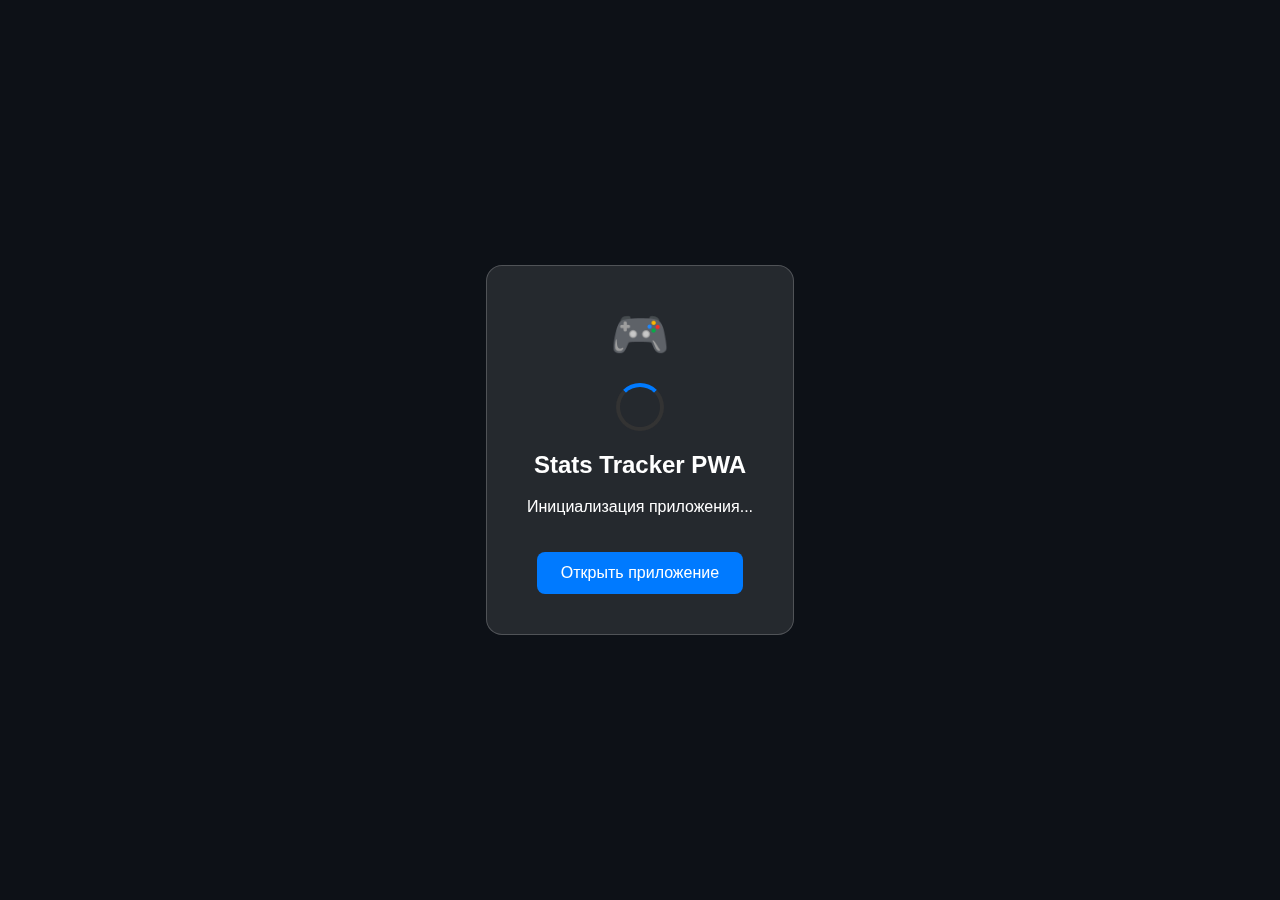
<file: app.html>
<!DOCTYPE html>
<html lang="ru">
<head>
    <meta charset="UTF-8">
    <meta name="viewport" content="width=device-width, initial-scale=1.0">
    <title>Stats Tracker PWA</title>
    <style>
        body {
            background: #0d1117;
            color: white;
            font-family: -apple-system, BlinkMacSystemFont, 'Segoe UI', Roboto, sans-serif;
            display: flex;
            justify-content: center;
            align-items: center;
            height: 100vh;
            margin: 0;
            text-align: center;
        }
        .container {
            max-width: 400px;
            padding: 40px;
            background: rgba(255, 255, 255, 0.1);
            border-radius: 16px;
            backdrop-filter: blur(10px);
            border: 1px solid rgba(255, 255, 255, 0.2);
        }
        .logo {
            font-size: 3em;
            margin-bottom: 20px;
        }
        .spinner {
            border: 4px solid #333;
            border-top: 4px solid #007AFF;
            border-radius: 50%;
            width: 40px;
            height: 40px;
            animation: spin 1s linear infinite;
            margin: 0 auto 20px;
        }
        @keyframes spin {
            0% { transform: rotate(0deg); }
            100% { transform: rotate(360deg); }
        }
        .btn {
            background: #007AFF;
            color: white;
            border: none;
            padding: 12px 24px;
            border-radius: 8px;
            cursor: pointer;
            font-size: 16px;
            margin-top: 20px;
        }
        .btn:hover {
            background: #0056b3;
        }
    </style>
</head>
<body>
    <div class="container">
        <div class="logo">🎮</div>
        <div class="spinner"></div>
        <h2>Stats Tracker PWA</h2>
        <p>Инициализация приложения...</p>
        <button class="btn" onclick="forceRedirect()">Открыть приложение</button>
    </div>
    
    <script>
        function forceRedirect() {
            window.location.href = 'index.html';
        }
        
        // Автоматическое перенаправление через 2 секунды
        setTimeout(() => {
            forceRedirect();
        }, 2000);
        
        // Проверяем, есть ли файл index.html
        fetch('index.html')
            .then(response => {
                if (response.ok) {
                    setTimeout(() => {
                        window.location.replace('index.html');
                    }, 1500);
                }
            })
            .catch(error => {
                console.log('Index.html not found, staying on current page');
            });
    </script>
</body>
</html>
</file>
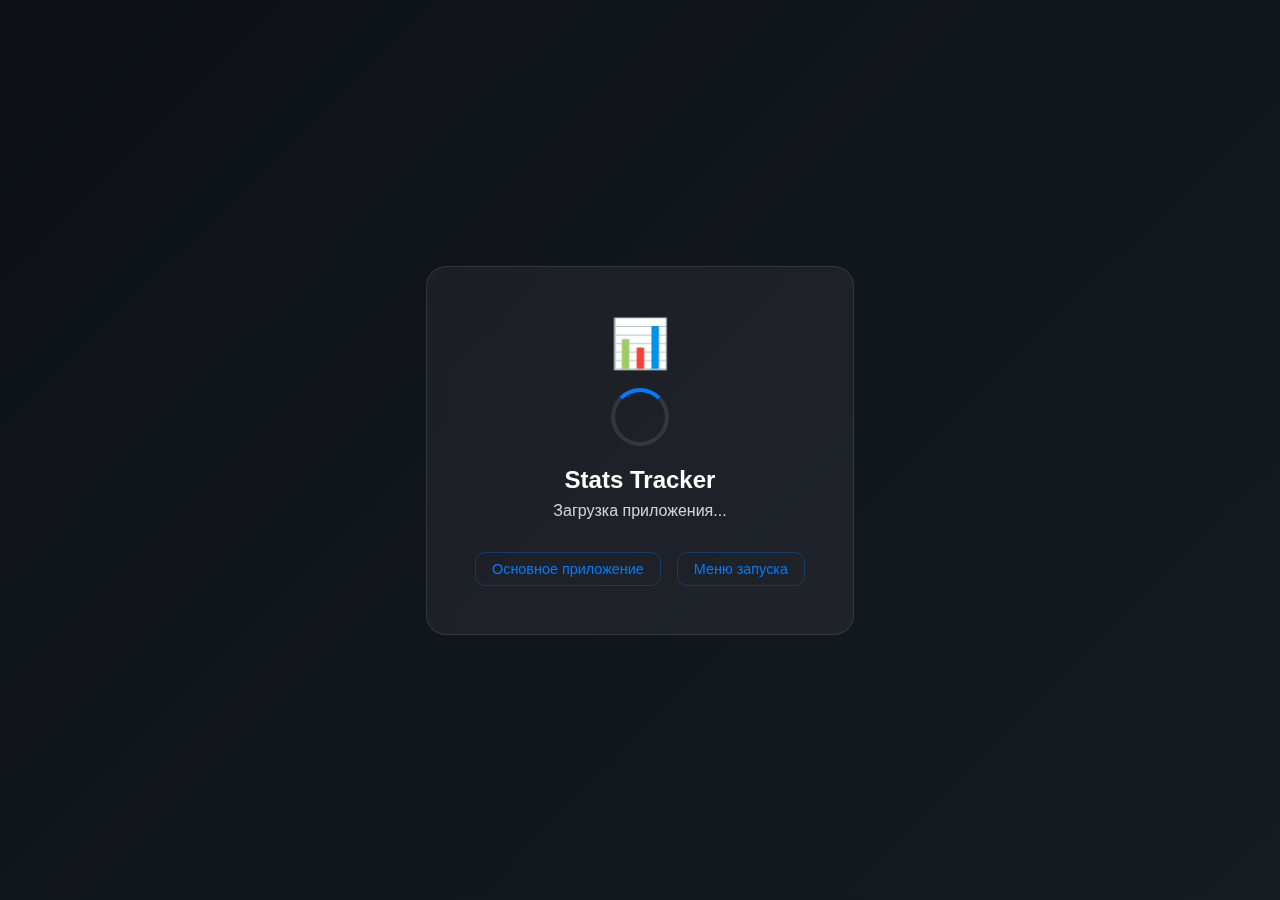
<file: default.html>
<!DOCTYPE html>
<html>
<head>
    <meta charset="UTF-8">
    <meta name="viewport" content="width=device-width, initial-scale=1.0">
    <title>Stats Tracker - Loading...</title>
    <link rel="manifest" href="manifest.json">
    <style>
        body {
            background: linear-gradient(135deg, #0d1117 0%, #161b22 100%);
            color: white;
            font-family: -apple-system, BlinkMacSystemFont, 'Segoe UI', Roboto, sans-serif;
            display: flex;
            justify-content: center;
            align-items: center;
            height: 100vh;
            margin: 0;
            overflow: hidden;
        }
        .loading {
            text-align: center;
            background: rgba(255, 255, 255, 0.05);
            padding: 3rem;
            border-radius: 20px;
            backdrop-filter: blur(10px);
            border: 1px solid rgba(255, 255, 255, 0.1);
        }
        .spinner {
            border: 4px solid rgba(255, 255, 255, 0.1);
            border-top: 4px solid #007AFF;
            border-radius: 50%;
            width: 50px;
            height: 50px;
            animation: spin 1s linear infinite;
            margin: 0 auto 20px;
        }
        @keyframes spin {
            0% { transform: rotate(0deg); }
            100% { transform: rotate(360deg); }
        }
        .app-icon {
            font-size: 3rem;
            margin-bottom: 1rem;
        }
        h2 {
            margin: 0 0 0.5rem;
            font-size: 1.5rem;
        }
        p {
            margin: 0;
            opacity: 0.8;
        }
        .quick-links {
            margin-top: 2rem;
            display: flex;
            gap: 1rem;
            justify-content: center;
        }
        .quick-link {
            color: #007AFF;
            text-decoration: none;
            padding: 0.5rem 1rem;
            border: 1px solid rgba(0, 122, 255, 0.3);
            border-radius: 10px;
            font-size: 0.9rem;
            transition: all 0.3s ease;
        }
        .quick-link:hover {
            background: rgba(0, 122, 255, 0.1);
        }
    </style>
</head>
<body>
    <div class="loading">
        <div class="app-icon">📊</div>
        <div class="spinner"></div>
        <h2>Stats Tracker</h2>
        <p>Загрузка приложения...</p>
        <div class="quick-links">
            <a href="index.html" class="quick-link">Основное приложение</a>
            <a href="launcher.html" class="quick-link">Меню запуска</a>
        </div>
    </div>
    <script>
        // Проверяем состояние PWA
        const isPWA = window.matchMedia('(display-mode: standalone)').matches;
        const hasNavigator = 'serviceWorker' in navigator;
        
        function redirectToApp() {
            // Принудительное перенаправление на основное приложение
            window.location.replace('index.html');
        }
        
        // Регистрируем SW если доступен
        if (hasNavigator) {
            navigator.serviceWorker.register('sw.js', { scope: './' })
                .then(registration => {
                    console.log('SW registered successfully');
                })
                .catch(error => {
                    console.log('SW registration failed:', error);
                });
        }
        
        // Автоматическое перенаправление
        if (isPWA) {
            // Если PWA, сразу перенаправляем
            setTimeout(redirectToApp, 800);
        } else {
            // Если обычный браузер, показываем лаунчер
            setTimeout(() => {
                window.location.replace('launcher.html');
            }, 1500);
        }
        
        // Обработка ошибок
        window.addEventListener('error', function(e) {
            console.error('Error occurred:', e);
            setTimeout(redirectToApp, 2000);
        });
    </script>
</body>
</html>
</file>
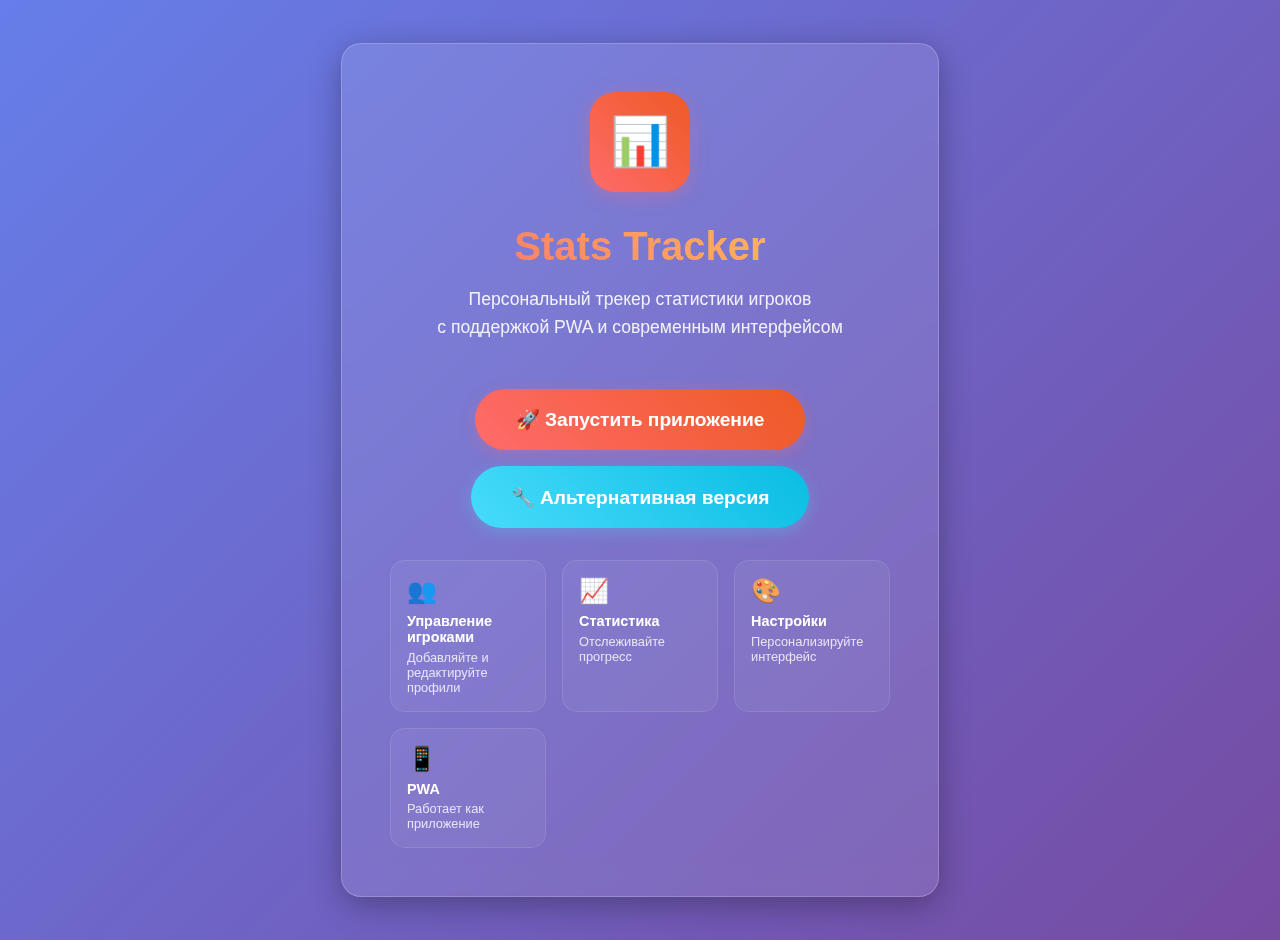
<file: launcher.html>
<!DOCTYPE html>
<html lang="ru">
<head>
    <meta charset="UTF-8">
    <meta name="viewport" content="width=device-width, initial-scale=1.0">
    <title>Stats Tracker - Launcher</title>
    <style>
        body {
            margin: 0;
            padding: 20px;
            min-height: 100vh;
            background: linear-gradient(135deg, #667eea 0%, #764ba2 100%);
            font-family: -apple-system, BlinkMacSystemFont, 'Segoe UI', Roboto, sans-serif;
            color: white;
            display: flex;
            flex-direction: column;
            align-items: center;
            justify-content: center;
        }
        
        .launcher {
            background: rgba(255, 255, 255, 0.1);
            border-radius: 20px;
            padding: 3rem;
            text-align: center;
            backdrop-filter: blur(15px);
            border: 1px solid rgba(255, 255, 255, 0.2);
            max-width: 500px;
            width: 100%;
            box-shadow: 0 8px 32px rgba(0, 0, 0, 0.3);
        }
        
        .app-icon {
            width: 100px;
            height: 100px;
            background: linear-gradient(45deg, #ff6b6b, #ee5a24);
            border-radius: 25px;
            margin: 0 auto 2rem;
            display: flex;
            align-items: center;
            justify-content: center;
            font-size: 3rem;
            box-shadow: 0 4px 20px rgba(255, 107, 107, 0.3);
        }
        
        h1 {
            margin: 0 0 1rem;
            font-size: 2.5rem;
            font-weight: 700;
            background: linear-gradient(45deg, #ff6b6b, #feca57);
            -webkit-background-clip: text;
            -webkit-text-fill-color: transparent;
            background-clip: text;
        }
        
        .description {
            margin: 0 0 3rem;
            font-size: 1.1rem;
            opacity: 0.9;
            line-height: 1.6;
        }
        
        .launch-buttons {
            display: flex;
            flex-direction: column;
            gap: 1rem;
            align-items: center;
        }
        
        .launch-btn {
            background: linear-gradient(45deg, #ff6b6b, #ee5a24);
            color: white;
            border: none;
            padding: 1.2rem 2.5rem;
            border-radius: 50px;
            font-size: 1.2rem;
            font-weight: 600;
            cursor: pointer;
            transition: all 0.3s ease;
            text-decoration: none;
            display: inline-flex;
            align-items: center;
            gap: 0.5rem;
            box-shadow: 0 4px 15px rgba(255, 107, 107, 0.3);
            min-width: 250px;
            justify-content: center;
        }
        
        .launch-btn:hover {
            transform: translateY(-3px);
            box-shadow: 0 8px 25px rgba(255, 107, 107, 0.5);
        }
        
        .launch-btn.secondary {
            background: linear-gradient(45deg, #48dbfb, #0abde3);
            box-shadow: 0 4px 15px rgba(72, 219, 251, 0.3);
        }
        
        .launch-btn.secondary:hover {
            box-shadow: 0 8px 25px rgba(72, 219, 251, 0.5);
        }
        
        .features {
            margin-top: 2rem;
            display: grid;
            grid-template-columns: repeat(auto-fit, minmax(150px, 1fr));
            gap: 1rem;
            text-align: left;
        }
        
        .feature {
            background: rgba(255, 255, 255, 0.05);
            padding: 1rem;
            border-radius: 15px;
            border: 1px solid rgba(255, 255, 255, 0.1);
        }
        
        .feature-icon {
            font-size: 1.5rem;
            margin-bottom: 0.5rem;
        }
        
        .feature-title {
            font-weight: 600;
            margin-bottom: 0.3rem;
            font-size: 0.9rem;
        }
        
        .feature-desc {
            font-size: 0.8rem;
            opacity: 0.8;
        }
        
        @media (max-width: 600px) {
            .launcher {
                padding: 2rem 1.5rem;
                margin: 1rem;
            }
            
            h1 {
                font-size: 2rem;
            }
            
            .launch-btn {
                min-width: 200px;
                padding: 1rem 2rem;
                font-size: 1.1rem;
            }
        }
    </style>
</head>
<body>
    <div class="launcher">
        <div class="app-icon">📊</div>
        <h1>Stats Tracker</h1>
        <p class="description">
            Персональный трекер статистики игроков<br>
            с поддержкой PWA и современным интерфейсом
        </p>
        
        <div class="launch-buttons">
            <a href="index.html" class="launch-btn">
                🚀 Запустить приложение
            </a>
            <a href="app.html" class="launch-btn secondary">
                🔧 Альтернативная версия
            </a>
        </div>
        
        <div class="features">
            <div class="feature">
                <div class="feature-icon">👥</div>
                <div class="feature-title">Управление игроками</div>
                <div class="feature-desc">Добавляйте и редактируйте профили</div>
            </div>
            <div class="feature">
                <div class="feature-icon">📈</div>
                <div class="feature-title">Статистика</div>
                <div class="feature-desc">Отслеживайте прогресс</div>
            </div>
            <div class="feature">
                <div class="feature-icon">🎨</div>
                <div class="feature-title">Настройки</div>
                <div class="feature-desc">Персонализируйте интерфейс</div>
            </div>
            <div class="feature">
                <div class="feature-icon">📱</div>
                <div class="feature-title">PWA</div>
                <div class="feature-desc">Работает как приложение</div>
            </div>
        </div>
    </div>
    
    <script>
        // Проверяем, запущено ли как PWA
        if (window.matchMedia('(display-mode: standalone)').matches) {
            // Автоматически перенаправляем в standalone режиме
            setTimeout(() => {
                window.location.href = 'index.html';
            }, 1500);
        }
        
        // Регистрация service worker
        if ('serviceWorker' in navigator) {
            navigator.serviceWorker.register('sw.js', { scope: './' })
                .then(registration => {
                    console.log('SW registered successfully');
                })
                .catch(error => {
                    console.log('SW registration failed');
                });
        }
    </script>
</body>
</html>
</file>
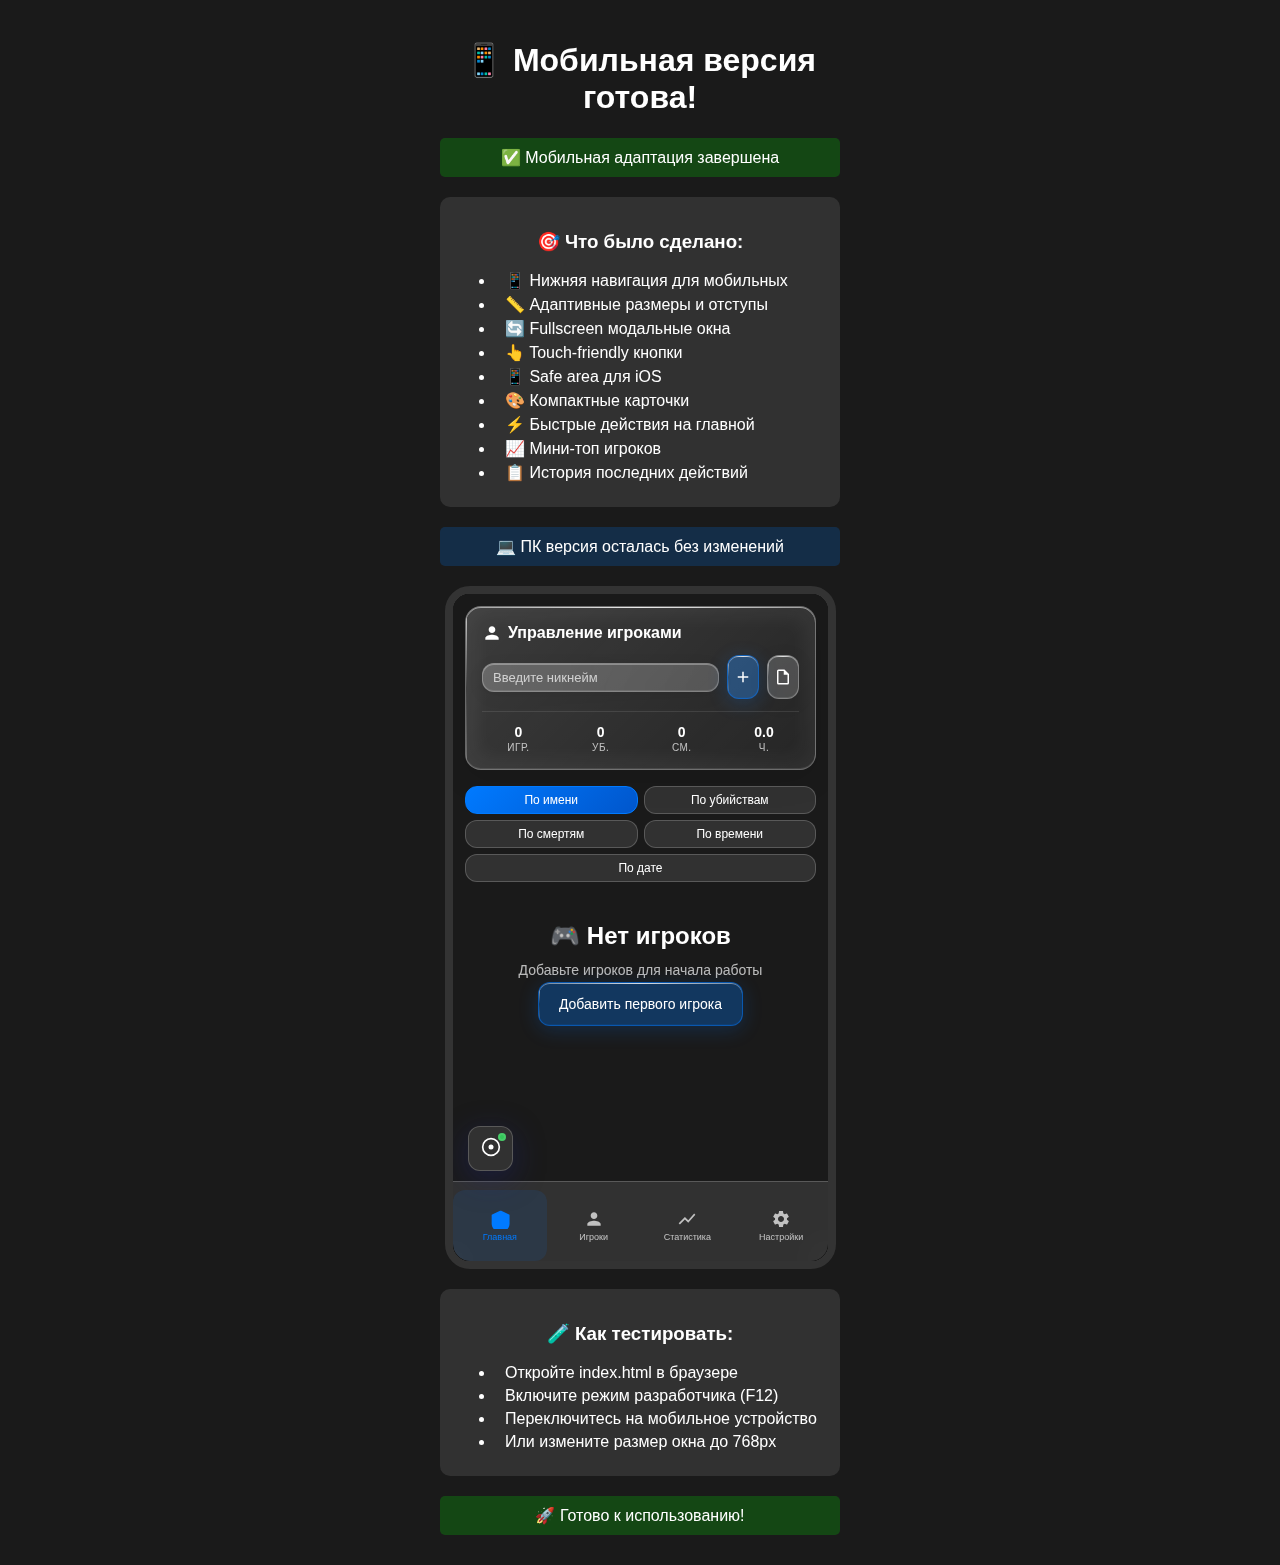
<file: mobile-demo.html>
<!DOCTYPE html>
<html lang="ru">
<head>
    <meta charset="UTF-8">
    <title>Stats Tracker PWA - Mobile Demo</title>
    <meta name="viewport" content="width=device-width, initial-scale=1.0, user-scalable=no">
    <style>
        body {
            margin: 0;
            padding: 20px;
            font-family: Arial, sans-serif;
            background: #1a1a1a;
            color: white;
        }
        .demo-container {
            max-width: 400px;
            margin: 0 auto;
            text-align: center;
        }
        .device-frame {
            width: 375px;
            height: 667px;
            border: 8px solid #333;
            border-radius: 25px;
            background: #000;
            margin: 20px auto;
            overflow: hidden;
            position: relative;
        }
        .device-screen {
            width: 100%;
            height: 100%;
            border: none;
        }
        .instructions {
            margin: 20px 0;
            background: rgba(255,255,255,0.1);
            padding: 15px;
            border-radius: 10px;
        }
        .feature-list {
            text-align: left;
            margin: 10px 0;
        }
        .feature-list li {
            margin: 5px 0;
            padding-left: 10px;
        }
        .status {
            padding: 10px;
            border-radius: 5px;
            margin: 10px 0;
        }
        .success { background: rgba(0,255,0,0.2); }
        .info { background: rgba(0,123,255,0.2); }
    </style>
</head>
<body>
    <div class="demo-container">
        <h1>📱 Мобильная версия готова!</h1>
        
        <div class="status success">
            ✅ Мобильная адаптация завершена
        </div>
        
        <div class="instructions">
            <h3>🎯 Что было сделано:</h3>
            <ul class="feature-list">
                <li>📱 Нижняя навигация для мобильных</li>
                <li>📏 Адаптивные размеры и отступы</li>
                <li>🔄 Fullscreen модальные окна</li>
                <li>👆 Touch-friendly кнопки</li>
                <li>📱 Safe area для iOS</li>
                <li>🎨 Компактные карточки</li>
                <li>⚡ Быстрые действия на главной</li>
                <li>📈 Мини-топ игроков</li>
                <li>📋 История последних действий</li>
            </ul>
        </div>
        
        <div class="status info">
            💻 ПК версия осталась без изменений
        </div>
        
        <div class="device-frame">
            <iframe src="index.html" class="device-screen"></iframe>
        </div>
        
        <div class="instructions">
            <h3>🧪 Как тестировать:</h3>
            <ul class="feature-list">
                <li>Откройте index.html в браузере</li>
                <li>Включите режим разработчика (F12)</li>
                <li>Переключитесь на мобильное устройство</li>
                <li>Или измените размер окна до 768px</li>
            </ul>
        </div>
        
        <div class="status success">
            🚀 Готово к использованию!
        </div>
    </div>
</body>
</html>
</file>
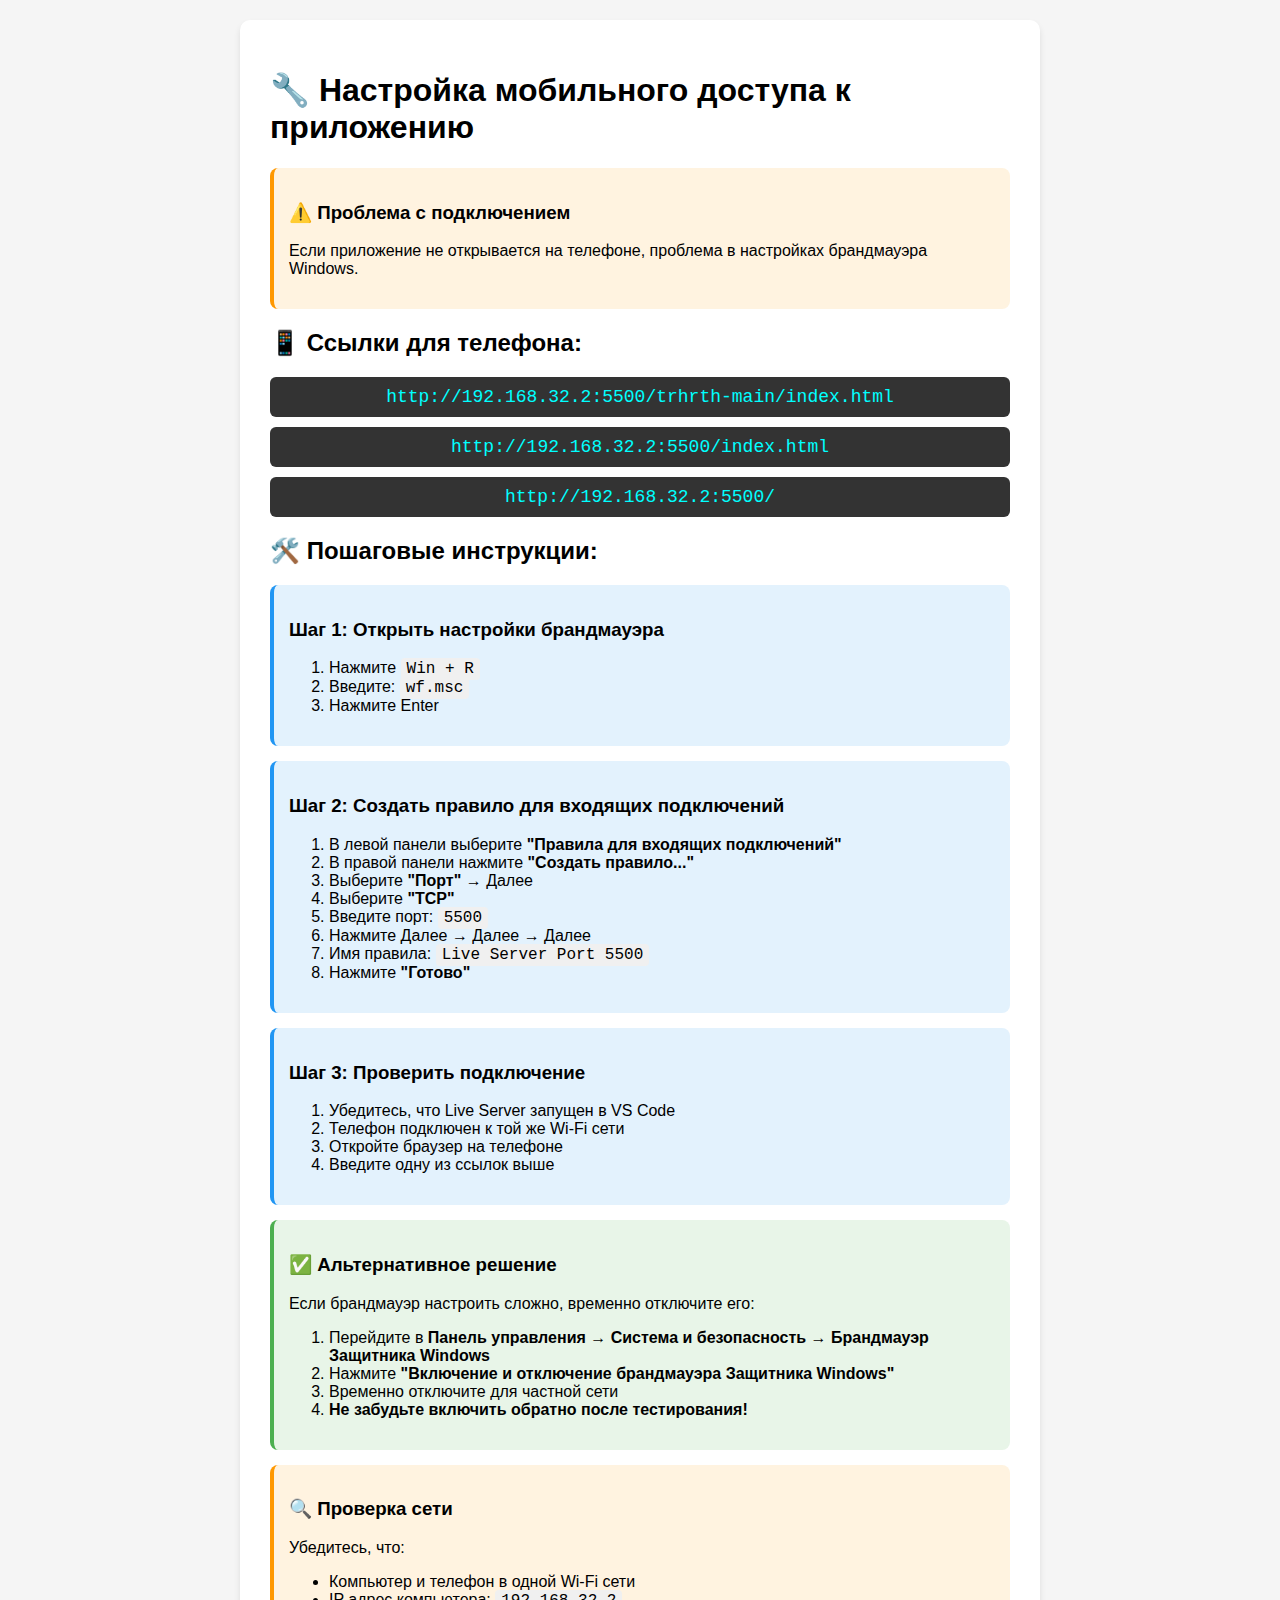
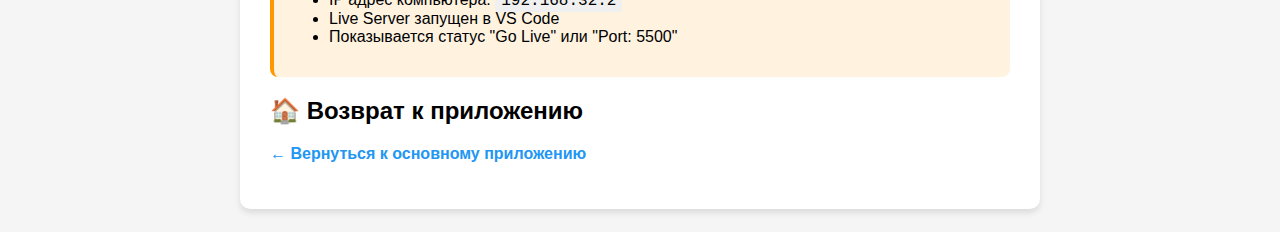
<file: mobile-setup.html>
<!DOCTYPE html>
<html lang="ru">
<head>
    <meta charset="UTF-8">
    <meta name="viewport" content="width=device-width, initial-scale=1.0">
    <title>Инструкции для мобильного доступа</title>
    <style>
        body {
            font-family: Arial, sans-serif;
            max-width: 800px;
            margin: 0 auto;
            padding: 20px;
            background-color: #f5f5f5;
        }
        .container {
            background: white;
            padding: 30px;
            border-radius: 10px;
            box-shadow: 0 4px 6px rgba(0,0,0,0.1);
        }
        .step {
            background: #e3f2fd;
            padding: 15px;
            margin: 15px 0;
            border-radius: 8px;
            border-left: 4px solid #2196f3;
        }
        .warning {
            background: #fff3e0;
            padding: 15px;
            margin: 15px 0;
            border-radius: 8px;
            border-left: 4px solid #ff9800;
        }
        .success {
            background: #e8f5e8;
            padding: 15px;
            margin: 15px 0;
            border-radius: 8px;
            border-left: 4px solid #4caf50;
        }
        code {
            background: #f0f0f0;
            padding: 2px 6px;
            border-radius: 4px;
            font-family: 'Courier New', monospace;
        }
        .url {
            background: #333;
            color: #0ff;
            padding: 10px;
            border-radius: 6px;
            font-family: monospace;
            text-align: center;
            font-size: 18px;
            margin: 10px 0;
        }
    </style>
</head>
<body>
    <div class="container">
        <h1>🔧 Настройка мобильного доступа к приложению</h1>
        
        <div class="warning">
            <h3>⚠️ Проблема с подключением</h3>
            <p>Если приложение не открывается на телефоне, проблема в настройках брандмауэра Windows.</p>
        </div>

        <h2>📱 Ссылки для телефона:</h2>
        
        <div class="url">http://192.168.32.2:5500/trhrth-main/index.html</div>
        <div class="url">http://192.168.32.2:5500/index.html</div>
        <div class="url">http://192.168.32.2:5500/</div>

        <h2>🛠️ Пошаговые инструкции:</h2>

        <div class="step">
            <h3>Шаг 1: Открыть настройки брандмауэра</h3>
            <ol>
                <li>Нажмите <code>Win + R</code></li>
                <li>Введите: <code>wf.msc</code></li>
                <li>Нажмите Enter</li>
            </ol>
        </div>

        <div class="step">
            <h3>Шаг 2: Создать правило для входящих подключений</h3>
            <ol>
                <li>В левой панели выберите <strong>"Правила для входящих подключений"</strong></li>
                <li>В правой панели нажмите <strong>"Создать правило..."</strong></li>
                <li>Выберите <strong>"Порт"</strong> → Далее</li>
                <li>Выберите <strong>"TCP"</strong></li>
                <li>Введите порт: <code>5500</code></li>
                <li>Нажмите Далее → Далее → Далее</li>
                <li>Имя правила: <code>Live Server Port 5500</code></li>
                <li>Нажмите <strong>"Готово"</strong></li>
            </ol>
        </div>

        <div class="step">
            <h3>Шаг 3: Проверить подключение</h3>
            <ol>
                <li>Убедитесь, что Live Server запущен в VS Code</li>
                <li>Телефон подключен к той же Wi-Fi сети</li>
                <li>Откройте браузер на телефоне</li>
                <li>Введите одну из ссылок выше</li>
            </ol>
        </div>

        <div class="success">
            <h3>✅ Альтернативное решение</h3>
            <p>Если брандмауэр настроить сложно, временно отключите его:</p>
            <ol>
                <li>Перейдите в <strong>Панель управления → Система и безопасность → Брандмауэр Защитника Windows</strong></li>
                <li>Нажмите <strong>"Включение и отключение брандмауэра Защитника Windows"</strong></li>
                <li>Временно отключите для частной сети</li>
                <li><strong>Не забудьте включить обратно после тестирования!</strong></li>
            </ol>
        </div>

        <div class="warning">
            <h3>🔍 Проверка сети</h3>
            <p>Убедитесь, что:</p>
            <ul>
                <li>Компьютер и телефон в одной Wi-Fi сети</li>
                <li>IP адрес компьютера: <code>192.168.32.2</code></li>
                <li>Live Server запущен в VS Code</li>
                <li>Показывается статус "Go Live" или "Port: 5500"</li>
            </ul>
        </div>

        <h2>🏠 Возврат к приложению</h2>
        <p><a href="index.html" style="color: #2196f3; text-decoration: none; font-weight: bold;">← Вернуться к основному приложению</a></p>
    </div>
</body>
</html>
</file>
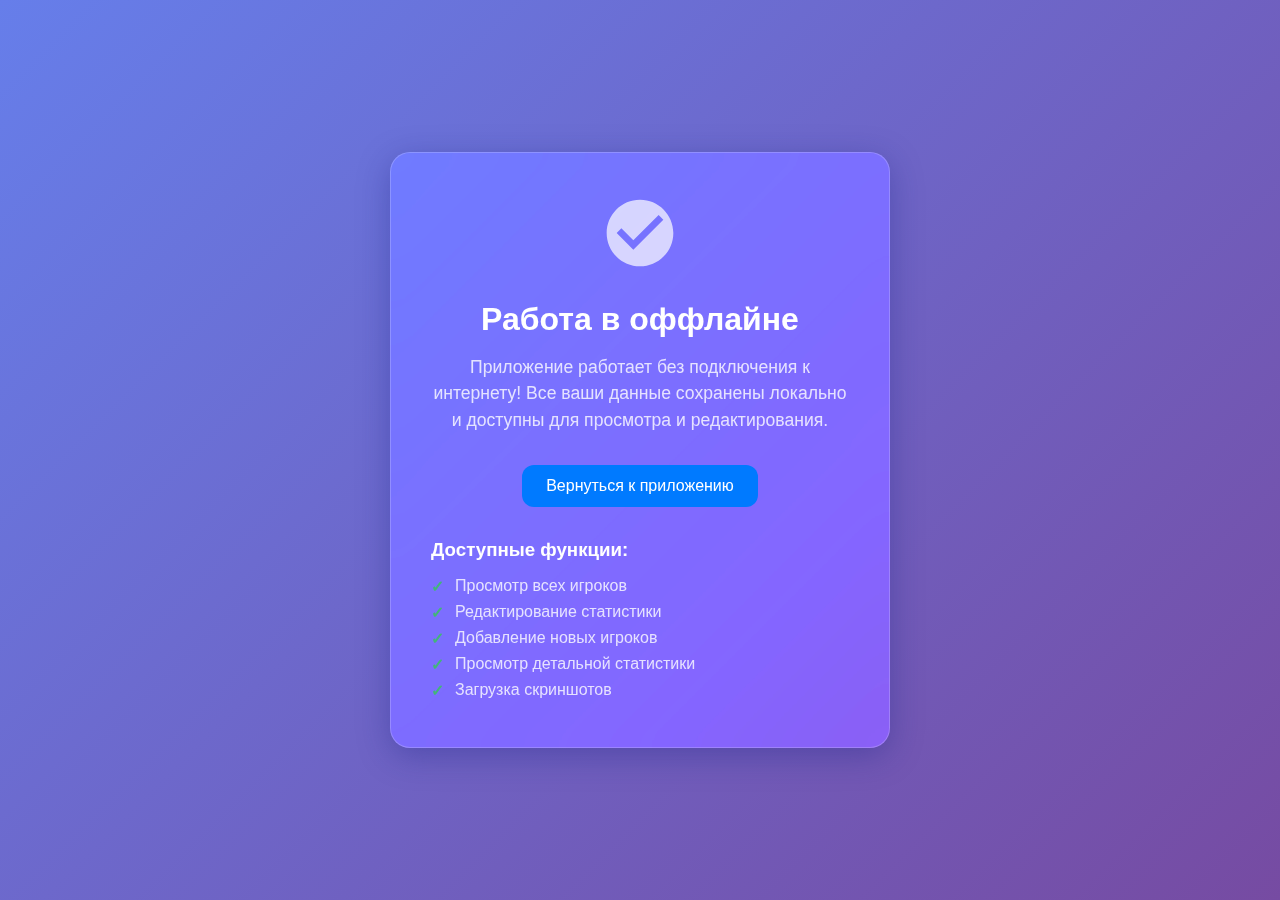
<file: offline.html>
<!DOCTYPE html>
<html lang="ru">
<head>
    <meta charset="UTF-8">
    <meta name="viewport" content="width=device-width, initial-scale=1.0">
    <title>Оффлайн - Roblox Stats Tracker</title>
    <style>
        * {
            margin: 0;
            padding: 0;
            box-sizing: border-box;
        }

        body {
            font-family: -apple-system, BlinkMacSystemFont, 'Segoe UI', Roboto, sans-serif;
            background: linear-gradient(135deg, #667eea 0%, #764ba2 100%);
            background-attachment: fixed;
            min-height: 100vh;
            display: flex;
            align-items: center;
            justify-content: center;
            color: white;
            text-align: center;
            padding: 20px;
        }

        .offline-container {
            background: rgba(255, 255, 255, 0.1);
            backdrop-filter: blur(16px) saturate(180%);
            -webkit-backdrop-filter: blur(16px) saturate(180%);
            border: 1px solid rgba(255, 255, 255, 0.2);
            box-shadow: 0 8px 32px 0 rgba(31, 38, 135, 0.37);
            border-radius: 20px;
            padding: 40px;
            max-width: 500px;
            width: 100%;
        }

        .offline-icon {
            width: 80px;
            height: 80px;
            margin: 0 auto 24px;
            opacity: 0.7;
        }

        .offline-title {
            font-size: 2rem;
            font-weight: 700;
            margin-bottom: 16px;
        }

        .offline-message {
            font-size: 1.1rem;
            opacity: 0.8;
            margin-bottom: 32px;
            line-height: 1.5;
        }

        .retry-button {
            background: #007AFF;
            border: none;
            border-radius: 12px;
            padding: 12px 24px;
            color: white;
            font-size: 16px;
            font-weight: 500;
            cursor: pointer;
            transition: all 0.3s ease;
            text-decoration: none;
            display: inline-block;
        }

        .retry-button:hover {
            background: #0056CC;
            transform: translateY(-2px);
        }

        .offline-features {
            margin-top: 32px;
            text-align: left;
        }

        .feature-list {
            list-style: none;
            padding: 0;
        }

        .feature-list li {
            margin: 8px 0;
            padding-left: 24px;
            position: relative;
            opacity: 0.8;
        }

        .feature-list li::before {
            content: "✓";
            position: absolute;
            left: 0;
            color: #34C759;
            font-weight: bold;
        }
    </style>
</head>
<body>
    <div class="offline-container">
        <svg class="offline-icon" viewBox="0 0 24 24" fill="currentColor">
            <path d="M12 2C6.48 2 2 6.48 2 12s4.48 10 10 10 10-4.48 10-10S17.52 2 12 2zm-2 15l-5-5 1.41-1.41L10 14.17l7.59-7.59L19 8l-9 9z"/>
        </svg>
        
        <h1 class="offline-title">Работа в оффлайне</h1>
        
        <p class="offline-message">
            Приложение работает без подключения к интернету! 
            Все ваши данные сохранены локально и доступны для просмотра и редактирования.
        </p>
        
        <a href="./" class="retry-button">Вернуться к приложению</a>
        
        <div class="offline-features">
            <h3 style="margin-bottom: 16px;">Доступные функции:</h3>
            <ul class="feature-list">
                <li>Просмотр всех игроков</li>
                <li>Редактирование статистики</li>
                <li>Добавление новых игроков</li>
                <li>Просмотр детальной статистики</li>
                <li>Загрузка скриншотов</li>
            </ul>
        </div>
    </div>

    <script>
        // Auto-retry connection
        function checkConnection() {
            if (navigator.onLine) {
                window.location.href = './';
            }
        }

        // Check connection every 5 seconds
        setInterval(checkConnection, 5000);

        // Listen for online event
        window.addEventListener('online', () => {
            window.location.href = './';
        });
    </script>
</body>
</html>
</file>
